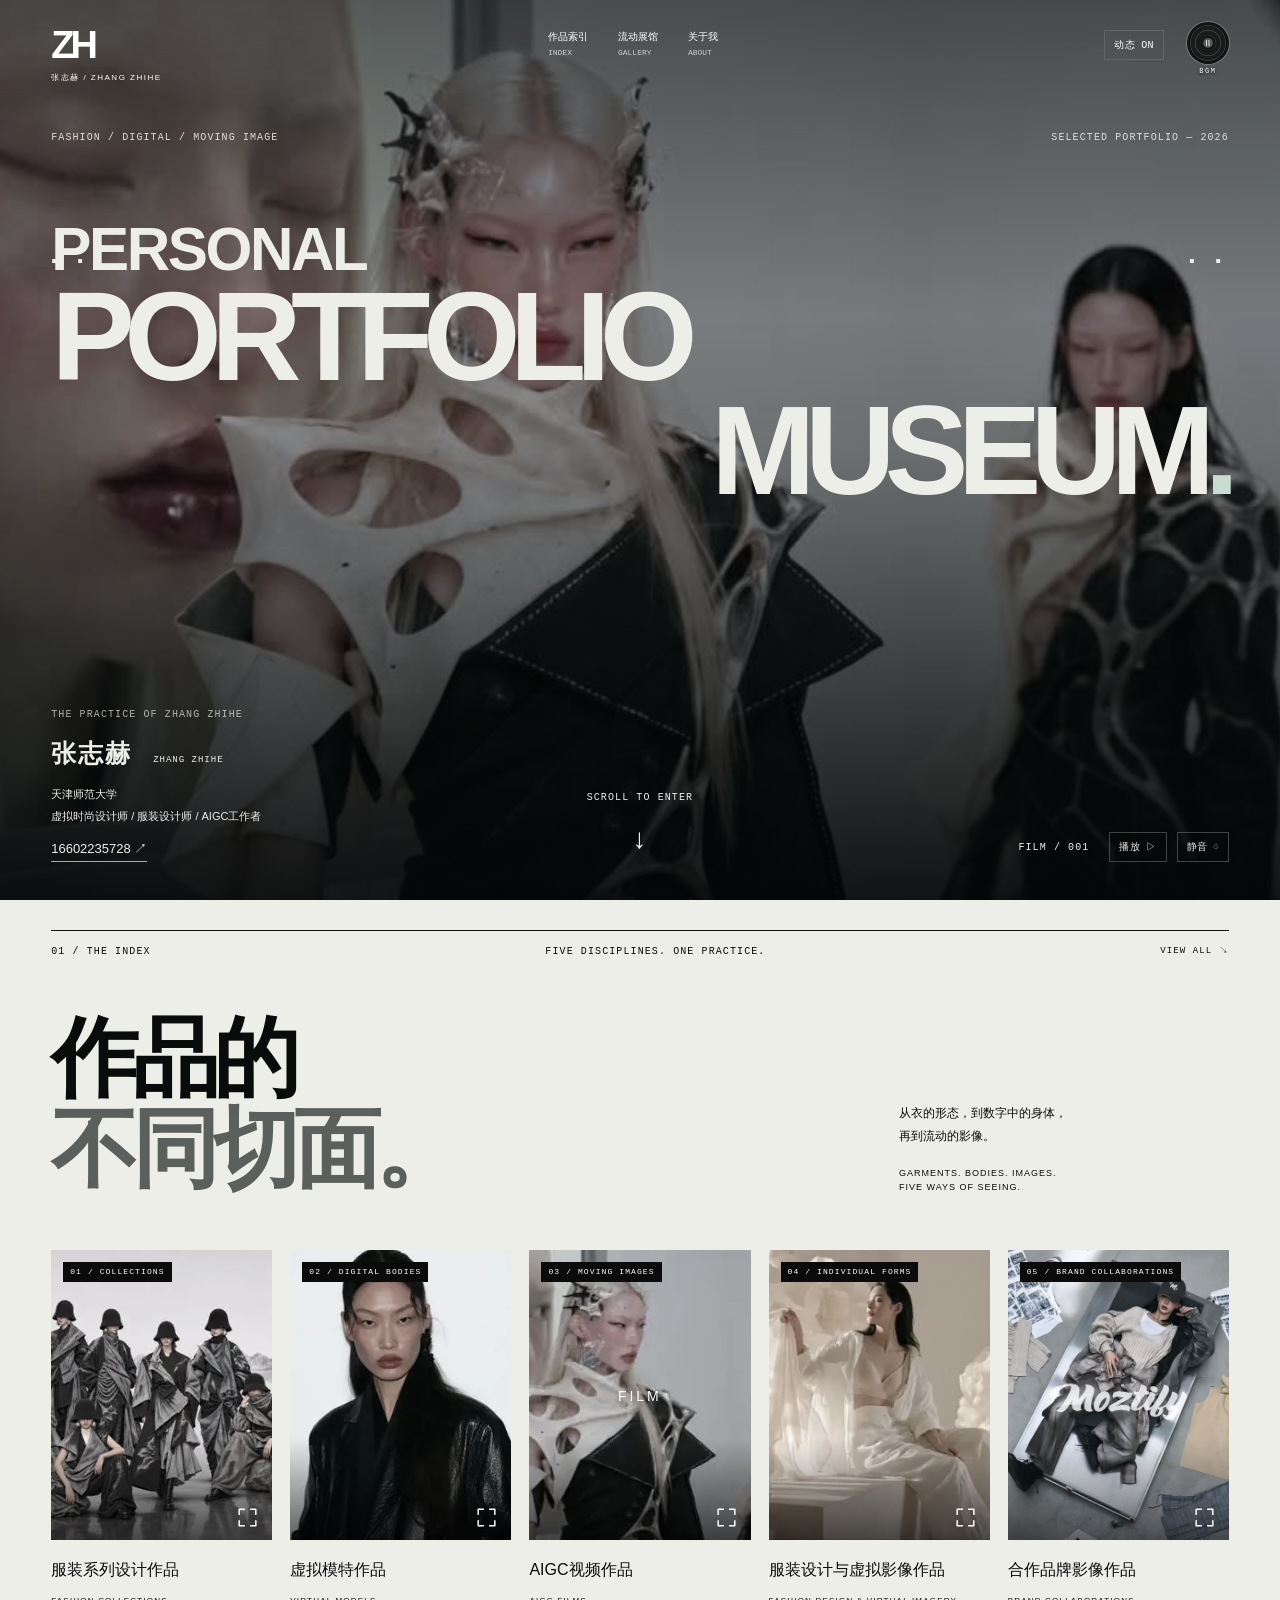
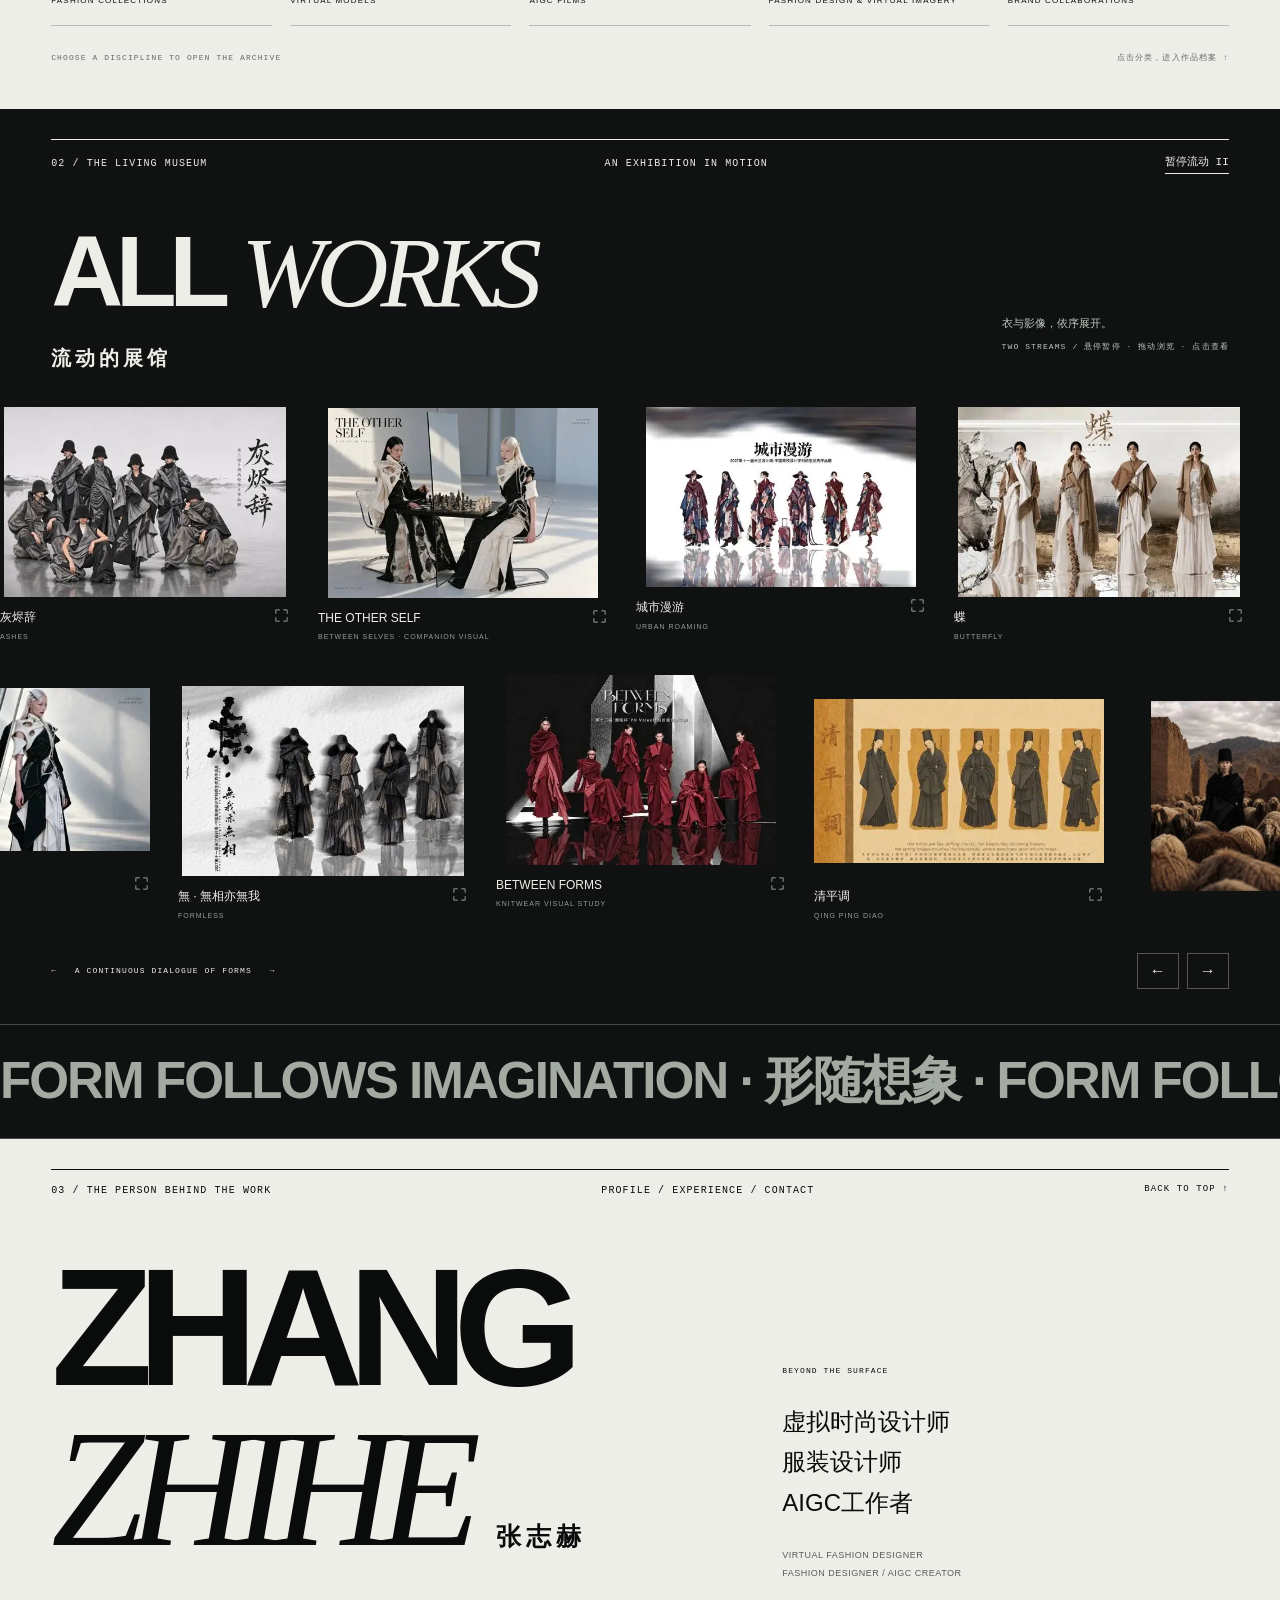
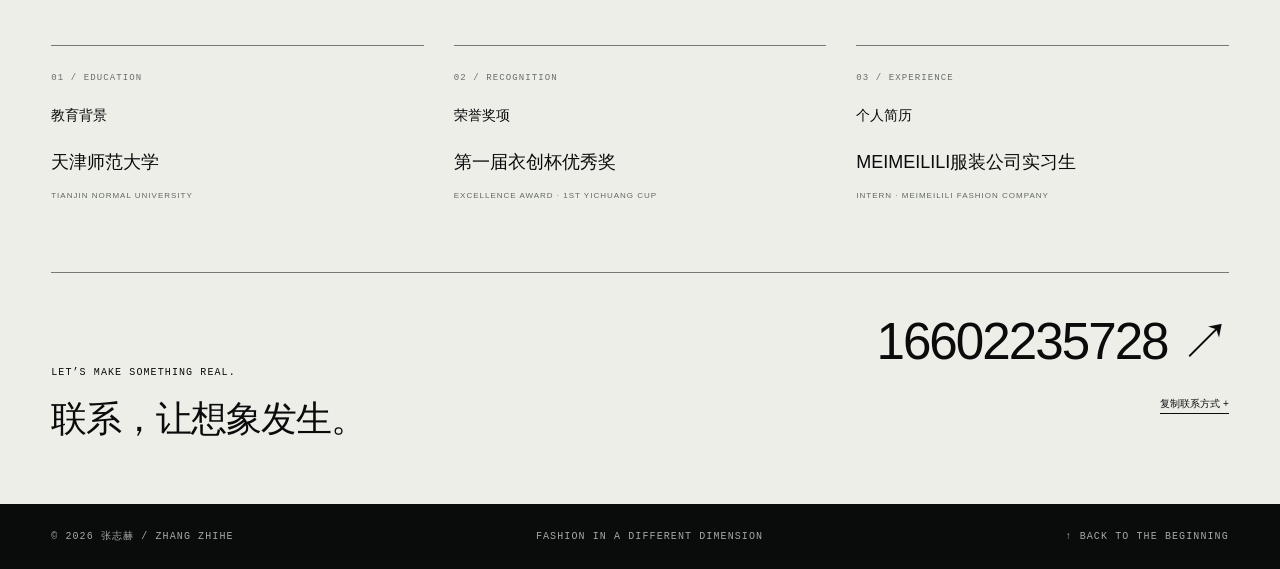
<file: index.template.html>
<!doctype html><html lang="zh-CN"><head><meta charset="utf-8"><meta name="viewport" content="width=device-width,initial-scale=1"><meta name="description" content="张志赫｜天津师范大学。虚拟时尚设计师、服装设计师、AIGC工作者。服装、虚拟模特与动态影像作品集。"><title>张志赫 ZHANG ZHIHE — PERSONAL PORTFOLIO MUSEUM</title><link rel="stylesheet" href="style.css?v=20"></head><body><audio id="background-music" data-src="assets/background-music-mobile.mp3" loop preload="none"></audio><button id="music-toggle" class="music-control" aria-label="背景音乐：点击播放" aria-pressed="false" title="背景音乐：点击播放"><span class="record-disc" aria-hidden="true"><i></i></span><span class="music-state" aria-hidden="true">▷</span><span class="music-label" aria-hidden="true">BGM</span></button>
<a class="skip" href="#collections">跳至作品分类</a><div class="grain" aria-hidden="true"></div><div class="cursor" aria-hidden="true"><span></span><small>EXPLORE</small></div><div class="cursor-echo" aria-hidden="true"></div><div class="cursor-preview" aria-hidden="true"><img alt=""></div><div class="reading-progress" aria-hidden="true"></div>
<header><a class="wordmark" href="#home">ZH<span>张志赫 / ZHANG ZHIHE</span></a><nav aria-label="主要导航"><a href="#collections">作品索引 <i>INDEX</i></a><a href="#museum">流动展馆 <i>GALLERY</i></a><a href="#about">关于我 <i>ABOUT</i></a></nav><button id="motion" class="tiny" aria-pressed="false">动态 ON</button></header>
<main><section id="home" class="hero"><img class="hero-cover" src="assets/hero-cover.jpg" alt="" fetchpriority="high" aria-hidden="true"><video id="hero-video" data-src="assets/hero-30fps-v20.mp4" autoplay muted loop playsinline webkit-playsinline preload="metadata" poster="assets/hero-cover.jpg" aria-label="BETWEEN SELVES 动态视觉"></video><div class="hero-shade"></div><div class="hero-top mono"><span>FASHION / DIGITAL / MOVING IMAGE</span><span>SELECTED PORTFOLIO — 2026</span></div><div class="register r1" aria-hidden="true">▪ ▪</div><div class="register r2" aria-hidden="true">▪ ▪</div><h1 class="museum-title"><span class="personal-title">PERSONAL</span><span>PORTFOLIO</span><span>MUSEUM<span class="title-dot">.</span></span></h1><div class="hero-bottom"><div class="hero-bio"><p class="mono eyebrow">THE PRACTICE OF ZHANG ZHIHE</p><h2>张志赫 <span>ZHANG ZHIHE</span></h2><p>天津师范大学</p><p>虚拟时尚设计师 / 服装设计师 / AIGC工作者</p><a href="tel:16602235728">16602235728 ↗︎</a></div><a class="scroll-cue mono" href="#collections"><span>SCROLL TO ENTER</span><b>↓</b></a><div class="film-controls"><span class="mono">FILM / 001</span><button id="play" class="tiny">播放 ▷</button><button id="sound" class="tiny" aria-pressed="false">静音 ◌</button></div></div></section>
<section id="collections" class="collections"><div class="section-meta mono"><span>01 / THE INDEX</span><span>FIVE DISCIPLINES. ONE PRACTICE.</span><a href="#museum">VIEW ALL ↘</a></div><div class="index-heading"><h2>作品的<br><em>不同切面。</em></h2><p>从衣的形态，到数字中的身体，<br>再到流动的影像。<span>GARMENTS. BODIES. IMAGES.<br>FIVE WAYS OF SEEING.</span></p></div><div class="category-grid"><button class="category" data-cat="series"><div class="category-img"><img src="data:image/svg+xml,%3Csvg xmlns='http://www.w3.org/2000/svg' width='1' height='1'/%3E" data-src="assets/thumbs/ashes.webp" alt="服装系列设计：灰烬辞" loading="lazy"><span class="category-no mono">01 / COLLECTIONS</span><span class="category-arrow" aria-hidden="true"><svg viewBox="0 0 24 24"><path d="M9 4H4v5m11-5h5v5M4 15v5h5m11-5v5h-5"/></svg></span></div><div class="category-label"><h3>服装系列设计作品</h3><span>FASHION COLLECTIONS</span></div></button><button class="category" data-cat="models"><div class="category-img"><img src="data:image/svg+xml,%3Csvg xmlns='http://www.w3.org/2000/svg' width='1' height='1'/%3E" data-src="assets/thumbs/virtual-model-01.webp" alt="虚拟模特作品" loading="lazy"><span class="category-no mono">02 / DIGITAL BODIES</span><span class="category-arrow" aria-hidden="true"><svg viewBox="0 0 24 24"><path d="M9 4H4v5m11-5h5v5M4 15v5h5m11-5v5h-5"/></svg></span></div><div class="category-label"><h3>虚拟模特作品</h3><span>VIRTUAL MODELS</span></div></button><button class="category" data-cat="films"><div class="category-img"><img src="data:image/svg+xml,%3Csvg xmlns='http://www.w3.org/2000/svg' width='1' height='1'/%3E" data-src="assets/thumbs/film-poster.webp" alt="AIGC视频作品片段" loading="lazy"><span class="category-no mono">03 / MOVING IMAGES</span><span class="play-symbol film-wordmark">FILM</span><span class="category-arrow" aria-hidden="true"><svg viewBox="0 0 24 24"><path d="M9 4H4v5m11-5h5v5M4 15v5h5m11-5v5h-5"/></svg></span></div><div class="category-label"><h3>AIGC视频作品</h3><span>AIGC FILMS</span></div></button><button class="category" data-cat="garments"><div class="category-img"><img src="data:image/svg+xml,%3Csvg xmlns='http://www.w3.org/2000/svg' width='1' height='1'/%3E" data-src="assets/thumbs/fashion-image-01.webp" alt="服装设计与虚拟影像作品" loading="lazy"><span class="category-no mono">04 / INDIVIDUAL FORMS</span><span class="category-arrow" aria-hidden="true"><svg viewBox="0 0 24 24"><path d="M9 4H4v5m11-5h5v5M4 15v5h5m11-5v5h-5"/></svg></span></div><div class="category-label"><h3>服装设计与虚拟影像作品</h3><span>FASHION DESIGN &amp; VIRTUAL IMAGERY</span></div></button><button class="category" data-cat="brands"><div class="category-img"><img src="data:image/svg+xml,%3Csvg xmlns='http://www.w3.org/2000/svg' width='1' height='1'/%3E" data-src="assets/thumbs/brand-image-01.webp" alt="合作品牌影像作品" loading="lazy"><span class="category-no mono">05 / BRAND COLLABORATIONS</span><span class="category-arrow" aria-hidden="true"><svg viewBox="0 0 24 24"><path d="M9 4H4v5m11-5h5v5M4 15v5h5m11-5v5h-5"/></svg></span></div><div class="category-label"><h3>合作品牌影像作品</h3><span>BRAND COLLABORATIONS</span></div></button></div><div class="index-footer mono"><span>CHOOSE A DISCIPLINE TO OPEN THE ARCHIVE</span><span>点击分类，进入作品档案 ↑</span></div></section>
<section id="museum" class="museum"><div class="section-meta mono"><span>02 / THE LIVING MUSEUM</span><span>AN EXHIBITION IN MOTION</span><button id="gallery-pause" class="text-button" aria-pressed="false">暂停流动 II</button></div><div class="museum-heading"><h2>ALL <em>WORKS</em><span>流动的展馆</span></h2><p>衣与影像，依序展开。<br><span class="mono">TWO STREAMS / 悬停暂停 · 拖动浏览 · 点击查看</span></p></div><div class="gallery-window" tabindex="0" aria-label="全部作品流动展馆，可横向滚动或使用下方按钮"><div id="gallery-track" class="gallery-track"></div></div><div class="gallery-footer"><span class="mono">← &nbsp; A CONTINUOUS DIALOGUE OF FORMS &nbsp; →</span><div><button id="previous" aria-label="上一件作品">←</button><button id="next" aria-label="下一件作品">→</button></div></div><div class="type-stream" aria-hidden="true"><div>FORM FOLLOWS IMAGINATION · 形随想象 · FORM FOLLOWS IMAGINATION · 形随想象 · </div></div></section>
<section id="about" class="about"><div class="section-meta mono"><span>03 / THE PERSON BEHIND THE WORK</span><span>PROFILE / EXPERIENCE / CONTACT</span><a href="#home">BACK TO TOP ↑</a></div><div class="about-heading"><h2>ZHANG<br><em>ZHIHE</em><span>张志赫</span></h2><div class="about-intro"><span class="mono">BEYOND THE SURFACE</span><p>虚拟时尚设计师<br>服装设计师<br>AIGC工作者</p><small>VIRTUAL FASHION DESIGNER<br>FASHION DESIGNER / AIGC CREATOR</small></div></div><div class="profile-grid"><div><span class="mono">01 / EDUCATION</span><h3>教育背景</h3><p>天津师范大学</p><small>TIANJIN NORMAL UNIVERSITY</small></div><div><span class="mono">02 / RECOGNITION</span><h3>荣誉奖项</h3><p>第一届衣创杯优秀奖</p><small>EXCELLENCE AWARD · 1ST YICHUANG CUP</small></div><div><span class="mono">03 / EXPERIENCE</span><h3>个人简历</h3><p>MEIMEILILI服装公司实习生</p><small>INTERN · MEIMEILILI FASHION COMPANY</small></div></div><div class="contact-line"><div><span class="mono">LET’S MAKE SOMETHING REAL.</span><h3>联系，让想象发生。</h3></div><div class="phone"><a href="tel:16602235728">16602235728 ↗︎</a><button id="copy-phone" class="text-button">复制联系方式 +</button><span id="copy-status" aria-live="polite"></span></div></div></section></main>
<footer class="mono"><span>© 2026 张志赫 / ZHANG ZHIHE</span><span>FASHION IN A DIFFERENT DIMENSION</span><a href="#home">↑ BACK TO THE BEGINNING</a></footer>
<dialog id="archive" class="archive" aria-labelledby="archive-title"><div class="archive-header"><a href="#collections" id="back-index">← 返回分类 / BACK TO INDEX</a><span class="mono">SELECTED ARCHIVE</span><button id="close-archive" aria-label="关闭分类">×</button></div><div class="archive-body"><span id="archive-kicker" class="mono"></span><h2 id="archive-title"></h2><p id="archive-note"></p><div id="archive-controls" class="archive-controls" hidden><span class="mono">左列 ↓ · 右列 ↑ &nbsp; / &nbsp; 悬停暂停 · 拖动浏览 · 点击放大</span><button id="archive-pause" class="text-button" aria-pressed="false">暂停流动 II</button></div><div id="archive-grid"></div></div></dialog>
<dialog id="artwork" class="artwork" aria-labelledby="artwork-title"><div class="artwork-bar"><span class="mono">VIEW IMAGE</span><button id="image-size" class="text-button" hidden>原尺寸 ↗︎</button><button id="close-artwork" aria-label="关闭作品">×</button></div><div id="artwork-body"></div></dialog>
<script defer src="script.js?v=20"></script></body></html>
</file>
<file: style.css>
:root{--black:#0a0b0b;--white:#eeeee9;--line:#343635;--dim:#979d99;--acid:#d4e1d5}*{box-sizing:border-box}html{scroll-behavior:smooth;scroll-padding-top:70px}body{margin:0;background:var(--black);color:var(--white);font-family:Arial,'Helvetica Neue','PingFang SC','Microsoft YaHei',sans-serif;overflow-x:hidden}button,a{-webkit-tap-highlight-color:transparent}a{color:inherit;text-decoration:none}button{font:inherit;color:inherit;background:none;border:0;cursor:pointer}a:focus-visible,button:focus-visible,[tabindex]:focus-visible{outline:2px solid var(--acid);outline-offset:5px}button:disabled{opacity:.4;cursor:default}.mono{font:10px/1.5 'Courier New',monospace;letter-spacing:1.1px}.tiny{font:10px monospace;letter-spacing:.3px;padding:7px 9px;border:1px solid #7778;white-space:nowrap}.tiny:hover{background:var(--white);color:#111}.text-button{font-size:11px;padding:0;border-bottom:1px solid currentColor;line-height:1.8}.grain{position:fixed;inset:0;z-index:80;pointer-events:none;opacity:.035;background-image:url("data:image/svg+xml,%3Csvg viewBox='0 0 160 160' xmlns='http://www.w3.org/2000/svg'%3E%3Cfilter id='n'%3E%3CfeTurbulence type='fractalNoise' baseFrequency='.85' numOctaves='3' stitchTiles='stitch'/%3E%3C/filter%3E%3Cpath fill='white' filter='url(%23n)' d='M0 0h160v160H0z'/%3E%3C/svg%3E")}.reading-progress{height:2px;background:var(--white);width:0;position:fixed;top:0;left:0;z-index:100}.cursor,.cursor-echo{position:fixed;left:0;top:0;pointer-events:none;z-index:150;opacity:0;mix-blend-mode:difference;will-change:transform}.cursor{width:32px;height:32px;border:1px solid white;border-radius:50%;display:grid;place-items:center}.cursor span{width:4px;height:4px;background:white}.cursor small{position:absolute;top:37px;font:8px monospace;letter-spacing:2px;color:white}.cursor-echo{width:68px;height:68px;border:1px solid #aaa;border-radius:50%}.cursor.hovering{width:70px;height:70px;background:#fff2}.skip{position:fixed;top:-70px;left:10px;z-index:200;background:white;color:black;padding:10px}.skip:focus{top:10px}header{position:absolute;z-index:20;top:0;left:0;width:100%;display:flex;justify-content:space-between;align-items:start;padding:30px 4%;color:white}.wordmark{font-size:38px;line-height:.8;letter-spacing:-4px;font-weight:900}.wordmark span{display:block;font:8px Arial;letter-spacing:1.5px;margin-top:12px}nav{display:flex;gap:30px;font-size:10px}nav a{display:flex;flex-direction:column;gap:4px}nav i{font:8px monospace;color:#cecece}nav a:hover{opacity:.6}.hero{height:max(760px,100svh);max-height:1250px;position:relative;isolation:isolate;overflow:hidden}.hero>video,.hero-shade{position:absolute;inset:0;width:100%;height:100%;object-fit:cover;z-index:-2}.hero>video{filter:brightness(.72) saturate(.65)}.hero-shade{z-index:-1;background:linear-gradient(180deg,#03060666,transparent 35%,#01070715 50%,#020606dd)}.hero-top{position:absolute;top:130px;left:4%;right:4%;display:flex;justify-content:space-between;color:#ddd}.register{position:absolute;top:28%;font-size:16px;letter-spacing:8px}.r1{left:4%}.r2{right:4%}h1{position:absolute;left:4%;right:4%;top:31%;margin:0;font-size:clamp(80px,11.6vw,190px);font-weight:600;line-height:.84;letter-spacing:-.085em;display:flex;flex-direction:column;pointer-events:none}h1>span:last-child{align-self:end}.title-dot{color:#c8ddd1}.hero-bottom{position:absolute;left:4%;right:4%;bottom:38px;display:flex;justify-content:space-between;align-items:end;gap:25px}.eyebrow{opacity:.7;margin:0 0 15px}.hero-bio h2{font-size:25px;margin:0 0 15px;letter-spacing:2px}.hero-bio h2 span{font:9px monospace;margin-left:12px;letter-spacing:1px}.hero-bio p:not(.eyebrow){font-size:11px;line-height:1.7;margin:4px 0}.hero-bio>a{display:inline-block;margin-top:10px;font-size:13px;border-bottom:1px solid #aaa;padding-bottom:3px}.scroll-cue{text-align:center;display:flex;flex-direction:column;gap:15px}.scroll-cue b{font-size:28px;font-weight:normal;animation:bob 2s infinite}.film-controls{display:flex;align-items:center;gap:10px}.film-controls>span{margin-right:10px}.section-meta{border-top:1px solid;display:flex;justify-content:space-between;gap:15px;padding:13px 0;align-items:center}.section-meta>a{font-size:9px}.collections{padding:30px 4% 45px;background:var(--white);color:var(--black)}.index-heading{display:flex;justify-content:space-between;align-items:end;margin:40px 0 55px}.index-heading h2{font-size:clamp(48px,6.8vw,108px);font-weight:600;line-height:1.05;letter-spacing:-6px;margin:0}.index-heading h2 em{font-style:normal;color:#5b605d}.index-heading p{font-size:12px;line-height:1.9;margin:0;width:28%}.index-heading p span{display:block;font-size:9px;margin-top:18px;line-height:1.6;letter-spacing:1px}.category-grid{display:grid;grid-template-columns:repeat(4,1fr);gap:18px}.category{padding:0;text-align:left;min-width:0}.category-img{height:310px;position:relative;overflow:hidden;background:#333}.category-img:after{content:'';position:absolute;inset:0;background:linear-gradient(transparent 65%,#0009);pointer-events:none}.category-img img{height:100%;width:100%;object-fit:cover;filter:grayscale(.5);transition:filter .6s,transform .8s}.category:nth-child(1) img{object-position:41%}.category:nth-child(2) img{object-position:72%}.category:nth-child(4) img{object-position:57%}.category:hover img{filter:grayscale(0);transform:scale(1.06)}.category-no{position:absolute;left:12px;top:12px;background:#0b0b0b;color:white;padding:4px 7px;font-size:8px;z-index:1}.category-arrow{position:absolute;right:12px;bottom:10px;color:white;z-index:1;font-size:30px}.play-symbol{position:absolute;top:45%;left:40%;color:white;font-size:50px}.category-label{padding-top:18px;border-bottom:1px solid #b7bbb6;padding-bottom:18px}.category-label h3{font-size:17px;font-weight:500;margin:0 0 8px}.category-label>span{font-size:8px;letter-spacing:1.2px}.index-footer{display:flex;justify-content:space-between;padding-top:26px;font-size:8px;color:#646a65}.museum{padding:30px 0 0;background:#101211;overflow:hidden}.museum>.section-meta,.museum-heading,.gallery-footer{margin-left:4%;margin-right:4%}.museum-heading{display:flex;justify-content:space-between;align-items:end;margin-top:45px;margin-bottom:15px}.museum-heading h2{font-size:clamp(65px,11vw,170px);line-height:.84;letter-spacing:-.075em;font-weight:600;margin:0}.museum-heading h2 em{font:italic 1em Georgia,serif;letter-spacing:-.08em;font-weight:400}.museum-heading h2>span{display:block;font-size:20px;letter-spacing:4px;margin-top:20px}.museum-heading p{font-size:11px;line-height:2;color:#c1c7c0}.museum-heading p .mono{font-size:8px}.gallery-window{overflow-x:auto;scrollbar-width:none;cursor:grab;touch-action:pan-x pan-y;padding:35px 4% 15px}.gallery-window::-webkit-scrollbar{display:none}.gallery-window.dragging{cursor:grabbing}.gallery-track{display:flex;align-items:center;gap:55px;width:max-content;min-height:460px}.exhibit{flex-shrink:0;width:440px;margin:0;padding:0;text-align:left}.exhibit:nth-child(3n+2){width:340px;align-self:start;margin-top:45px}.exhibit:nth-child(3n){width:470px;align-self:end;margin-bottom:12px}.exhibit img{display:block;width:100%;height:300px;object-fit:contain;background:#090a09;transition:filter .7s,transform .6s;filter:saturate(.65)}.exhibit:hover img{filter:saturate(1);transform:translateY(-7px)}.exhibit:nth-child(3n+2) img{height:280px;object-fit:cover}.exhibit figcaption{padding:15px 0;display:flex;justify-content:space-between;gap:20px}.exhibit figcaption strong{font-size:14px;font-weight:400}.exhibit figcaption small{display:block;font-size:8px;letter-spacing:1px;color:var(--dim);margin-top:7px}.exhibit figcaption>span{font:10px monospace;color:var(--dim)}.gallery-footer{display:flex;align-items:center;justify-content:space-between;padding:10px 0 35px}.gallery-footer .mono{font-size:8px}.gallery-footer button{width:42px;height:36px;border:1px solid #555;margin-left:8px}.gallery-footer button:hover{background:white;color:black}.type-stream{border-top:1px solid #454a45;border-bottom:1px solid #454a45;padding:22px 0;overflow:hidden;font-size:clamp(28px,4vw,60px);font-weight:600;letter-spacing:-2px;color:#a2aaa2;white-space:nowrap}.type-stream>div{width:max-content;animation:stream 32s linear infinite}.about{background:var(--white);color:var(--black);padding:30px 4% 60px}.about-heading{display:grid;grid-template-columns:1.4fr 1fr;align-items:end;margin:50px 0 60px;gap:9%}.about-heading h2{font-size:clamp(90px,13vw,210px);letter-spacing:-.09em;line-height:.8;font-weight:600;margin:0;position:relative}.about-heading h2 em{font:italic 1em Georgia;font-weight:400;letter-spacing:-.09em}.about-heading h2>span{display:inline-block;font-size:25px;letter-spacing:5px;margin-left:30px}.about-intro{padding-bottom:4px}.about-intro .mono{font-size:8px}.about-intro p{font-size:24px;line-height:1.7;margin:25px 0 20px}.about-intro small{font-size:9px;line-height:1.6;color:#565d56;letter-spacing:.5px}.profile-grid{display:grid;grid-template-columns:repeat(3,1fr);gap:30px}.profile-grid>div{border-top:1px solid #777;padding:20px 0}.profile-grid .mono{color:#676e68;font-size:9px}.profile-grid h3{font-weight:400;font-size:14px;margin:22px 0 25px}.profile-grid p{font-size:18px;margin:0 0 10px}.profile-grid small{font-size:8px;letter-spacing:1px;color:#606860}.contact-line{border-top:1px solid #777;margin-top:50px;padding-top:35px;display:flex;justify-content:space-between;align-items:end;gap:30px}.contact-line h3{font-size:36px;letter-spacing:-1px;font-weight:400;margin:15px 0 0}.phone{display:flex;flex-direction:column;align-items:end;gap:18px}.phone>a{font-size:clamp(25px,4vw,60px);letter-spacing:-2px}.phone .text-button{font-size:10px}.phone>span{font-size:10px;min-height:12px}footer{padding:25px 4%;display:flex;justify-content:space-between;gap:20px;font-size:8px;color:#a3aaa3}.archive{position:fixed;inset:0;width:100%;height:100dvh;max-width:none;max-height:none;margin:0;border:0;background:var(--white);color:var(--black);padding:0;overflow:auto}.archive::backdrop,.artwork::backdrop{background:#000e}.archive-header{position:sticky;top:0;z-index:5;background:var(--white);border-bottom:1px solid #bbb;padding:18px 4%;display:flex;justify-content:space-between;align-items:center;gap:15px}.archive-header a{font-size:10px}.archive-header button,.artwork-bar button{font-size:29px;width:40px;height:35px;line-height:1}.archive-body{padding:40px 4% 80px}.archive-body>h2{font-size:clamp(40px,7vw,100px);font-weight:500;letter-spacing:-4px;margin:20px 0}.archive-body>p{font-size:12px;line-height:1.8;color:#5d655e;margin-bottom:40px}.archive-body>p:empty{display:none}#archive-grid{display:grid;grid-template-columns:1fr 1fr;gap:45px 30px}.archive-item{padding:0;text-align:left;min-width:0}.archive-item .archive-image{position:relative;overflow:hidden;background:#d6dad4}.archive-item img{width:100%;height:auto;display:block;transition:transform .7s}.archive-item:hover img{transform:scale(1.03)}.archive-item.garment .archive-image{height:470px}.archive-item.garment img{height:100%;object-fit:cover}.archive-item.model .archive-image{height:430px}.archive-item.model img{height:100%;object-fit:cover;object-position:70%}.archive-item h3{font-size:21px;font-weight:500;margin:15px 0 6px}.archive-item p{font-size:10px;color:#656b65;margin:0}.archive-image>span{position:absolute;bottom:15px;right:15px;background:white;color:black;width:35px;height:35px;display:grid;place-items:center;font-size:22px}.artwork{width:min(1100px,94vw);max-height:94dvh;background:var(--black);color:var(--white);border:1px solid #555;padding:0}.artwork-bar{display:flex;justify-content:space-between;align-items:center;padding:10px 20px;position:sticky;top:0;background:#0a0b0be8;z-index:3;backdrop-filter:blur(10px)}.artwork img,.artwork video{width:100%;height:auto;display:block}.artwork-text{padding:25px 28px 40px}.artwork-text h2{font-size:34px;font-weight:500;letter-spacing:-1px;margin:0 0 15px}.artwork-text p{font-size:12px;line-height:1.9;color:#aab2aa;max-width:700px}.artwork-text a{font-size:11px;border-bottom:1px solid}.artwork-facts{display:flex;justify-content:space-between;margin:25px 0;font-size:10px}.motion-off *,.motion-off *:before,.motion-off *:after{animation-play-state:paused!important}.motion-off .cursor,.motion-off .cursor-echo{display:none}.motion-off{scroll-behavior:auto}@keyframes bob{50%{transform:translateY(7px)}}@keyframes stream{to{transform:translateX(-50%)}}@media(min-width:1700px){.category-img{height:410px}}@media(max-width:1000px){.hero{height:900px;max-height:none}h1{top:34%}.film-controls{flex-wrap:wrap;width:160px;justify-content:end}.film-controls>span{width:100%;text-align:right;margin-right:0}.category-grid{grid-template-columns:1fr 1fr;gap:35px 20px}.category-img{height:330px}.about-heading h2>span{display:block;margin:20px 0 0}.about-intro p{font-size:21px}.profile-grid p{font-size:16px}.scroll-cue{display:none}.index-heading h2{letter-spacing:-3px}.hero-top{font-size:8px}}@media(max-width:600px){header{padding:22px 5%;align-items:start}.wordmark{font-size:30px}.wordmark span{font-size:6px;letter-spacing:.6px}nav{gap:13px;font-size:9px;margin-top:2px}nav i{display:none}header>.tiny{position:absolute;right:5%;top:65px;font-size:8px;padding:4px 6px}.hero{height:100svh;min-height:720px}.hero>video{object-position:55% center}.hero-top{top:110px;left:5%;right:5%;font-size:7px;letter-spacing:.4px;gap:20px}.hero-top>span:last-child{max-width:95px;text-align:right}.register{top:25%;font-size:11px}h1{font-size:15.1vw;top:34%;left:5%;right:5%;line-height:.92;letter-spacing:-.075em}h1>span:last-child{align-self:start}.hero-bottom{left:5%;right:5%;bottom:25px;gap:15px}.hero-bio h2{font-size:23px}.hero-bio h2 span{display:block;font-size:8px;margin:8px 0 0}.hero-bio p:not(.eyebrow){font-size:10px}.hero-bio .eyebrow{font-size:6px;letter-spacing:.5px}.hero-bio>a{font-size:13px}.film-controls{width:65px;gap:7px}.film-controls>span{font-size:7px}.film-controls .tiny{font-size:8px;padding:5px}.section-meta{font-size:7px;letter-spacing:.4px;gap:10px}.section-meta>span:nth-child(2){display:none}.collections{padding:25px 5% 30px}.index-heading{margin:25px 0 30px;display:block}.index-heading h2{font-size:54px;letter-spacing:-4px}.index-heading p{width:auto;margin:25px 0 0;font-size:11px}.index-heading p span{font-size:8px;margin-top:10px}.category-grid{gap:28px 12px}.category-img{height:220px}.category-no{left:6px;top:6px;padding:4px;font-size:6px;letter-spacing:0}.category-arrow{font-size:24px}.category-label{padding:12px 0}.category-label h3{font-size:13px;line-height:1.5}.category-label>span{font-size:6px;letter-spacing:.5px}.index-footer{font-size:6px;letter-spacing:0;gap:20px}.index-footer>span:first-child{max-width:140px}.museum{padding-top:25px}.museum>.section-meta,.museum-heading,.gallery-footer{margin-left:5%;margin-right:5%}.museum-heading{display:block;margin-top:35px}.museum-heading h2{font-size:70px}.museum-heading h2>span{font-size:16px;margin-top:16px}.museum-heading p{margin-top:25px;font-size:10px}.gallery-window{padding-top:12px}.gallery-track{min-height:370px;gap:30px}.exhibit{width:300px}.exhibit:nth-child(3n+2){width:250px;margin-top:25px}.exhibit:nth-child(3n){width:310px}.exhibit img{height:230px}.exhibit:nth-child(3n+2) img{height:230px}.exhibit figcaption strong{font-size:13px}.gallery-footer .mono{font-size:6px;max-width:190px}.gallery-footer button{width:35px}.type-stream{font-size:34px;padding:18px 0}.about{padding:25px 5% 35px}.about-heading{display:block;margin:30px 0 35px}.about-heading h2{font-size:100px;line-height:.8}.about-heading h2>span{font-size:21px;display:inline-block;margin-left:24px;letter-spacing:3px}.about-intro{margin-top:40px;display:grid;grid-template-columns:1fr 1fr;gap:20px;align-items:start}.about-intro>.mono{grid-column:1/-1}.about-intro p{font-size:17px;margin:0;line-height:1.8}.about-intro small{font-size:7px;line-height:1.8}.profile-grid{grid-template-columns:1fr;gap:15px}.profile-grid>div{padding:18px 0 10px}.profile-grid h3{margin:12px 0 15px}.profile-grid p{font-size:18px}.contact-line{display:block;margin-top:25px}.contact-line h3{font-size:27px}.contact-line .mono{font-size:8px}.phone{align-items:start;margin-top:30px;gap:15px}.phone>a{font-size:38px}footer{padding:20px 5%;font-size:6px;letter-spacing:.1px;flex-wrap:wrap}footer>span:nth-child(2){display:none}.archive-header{padding:12px 5%}.archive-header .mono{display:none}.archive-body{padding:30px 5% 60px}.archive-body>h2{font-size:40px;letter-spacing:-2px}.archive-body>p{font-size:10px}#archive-grid{grid-template-columns:1fr;gap:30px}.archive-item.garment .archive-image,.archive-item.model .archive-image{height:420px}.artwork-text{padding:20px}.artwork-text h2{font-size:28px}.cursor,.cursor-echo{display:none}}@media(hover:none){.cursor,.cursor-echo{display:none}}@media(prefers-reduced-motion:reduce){html{scroll-behavior:auto}*,*:before,*:after{animation:none!important;transition:none!important}.cursor,.cursor-echo{display:none}}

.cursor-preview{position:fixed;top:0;left:0;width:150px;height:100px;padding:5px;background:#eeeee9;pointer-events:none;z-index:140;opacity:0;transition:opacity .25s;box-shadow:0 15px 30px #0005;will-change:transform}.cursor-preview.visible{opacity:.85}.cursor-preview img{width:100%;height:100%;object-fit:cover}.motion-off .cursor-preview{display:none}@media(hover:none),(max-width:600px),(prefers-reduced-motion:reduce){.cursor-preview{display:none}}

/* Expanded archive and museum title */
h1.museum-title{top:25%;font-size:clamp(70px,9.8vw,156px);line-height:.83;gap:.08em}h1.museum-title .personal-title{font-size:.48em;letter-spacing:-.04em}h1.museum-title>span:nth-child(2){align-self:start}h1.museum-title>span:last-child{align-self:end}.archive-item.garment .archive-image{height:auto;background:#e3e5df}.archive-item.garment img{height:530px;object-fit:contain;object-position:center!important}.exhibit.individual,.exhibit.individual:nth-child(n){width:265px;align-self:center;margin-top:0;margin-bottom:0}.exhibit.individual img,.exhibit.individual:nth-child(n) img{height:350px;object-fit:contain}.exhibit.individual figcaption strong{font-size:13px}.category:nth-child(4) img{object-position:center 40%}@media(max-width:600px){h1.museum-title{top:29%;font-size:15.5vw;gap:.12em}.archive-item.garment img{height:460px}.exhibit.individual,.exhibit.individual:nth-child(n){width:220px}.exhibit.individual img,.exhibit.individual:nth-child(n) img{height:300px}}

/* Native-ratio, caption-free image archives */
.sr-only{position:absolute;width:1px;height:1px;padding:0;overflow:hidden;clip-path:inset(50%);white-space:nowrap}.archive-item.image-only .archive-image{height:auto;background:transparent}.archive-item.image-only img{width:100%;height:auto;object-fit:contain}.archive-item.image-only:hover img{transform:none}.image-viewer{width:fit-content;max-width:96vw;max-height:96dvh}.image-viewer .artwork-bar{gap:28px;padding:8px 14px}.image-viewer .artwork-bar>.mono{visibility:hidden}.artwork-bar #image-size{font-size:11px;width:auto;height:auto;line-height:1.8}.image-stage{overflow:auto;max-width:94vw;max-height:calc(94dvh - 55px);display:flex;align-items:start;justify-content:center}.image-viewer .image-stage img{width:auto;height:auto;max-width:94vw;max-height:calc(94dvh - 55px);object-fit:contain}.image-viewer.actual-size{width:96vw}.image-viewer.actual-size .image-stage{display:block}.image-viewer.actual-size .image-stage img{max-width:none;max-height:none;width:auto;height:auto}.exhibit.individual img{background:transparent}.category-label h3{line-height:1.45}.category:nth-child(2) img{object-position:center 25%}@media(max-width:600px){.category-label h3{font-size:12px}.category-label>span{font-size:5.5px}.image-viewer .artwork-bar{gap:12px}.image-viewer .artwork-bar>.mono{display:none}}

/* Two counterflow columns, small thumbnails, image-first interaction */
.flow-archive .archive-body{padding:24px 4% 20px;max-width:1100px;margin:auto}.flow-archive .archive-body>h2{font-size:clamp(28px,3.3vw,48px);letter-spacing:-1.8px;margin:12px 0 18px}.archive-controls{display:flex;justify-content:space-between;gap:18px;align-items:center;margin-bottom:18px;color:#505650}.archive-controls[hidden]{display:none}.archive-controls .mono{font-size:9px}.archive-controls button{white-space:nowrap;font-size:10px}#archive-grid.vertical-flow{display:grid;grid-template-columns:1fr 1fr;gap:38px;max-width:780px;margin:0 auto}.flow-lane{position:relative;overflow:hidden;cursor:grab}.flow-lane.dragging{cursor:grabbing;user-select:none}.vertical-lane{height:calc(100dvh - 250px);min-height:340px;max-height:820px;touch-action:pan-x;mask-image:linear-gradient(transparent,#000 5%,#000 95%,transparent)}.flow-track{display:flex;will-change:transform;gap:28px;width:max-content}.flow-group{display:flex;gap:28px;flex-shrink:0}.vertical-lane .flow-track,.vertical-lane .flow-group{flex-direction:column;gap:24px;width:100%}.vertical-flow .archive-item{width:100%;display:block}.vertical-flow .archive-image,.vertical-flow .image-only .archive-image{height:260px;background:#e3e5df}.vertical-flow .archive-item img,.vertical-flow .image-only img{width:100%;height:100%;object-fit:contain;transition:transform .35s}.vertical-flow .archive-item:hover img{transform:scale(1.035)}.vertical-flow .archive-image>span{width:27px;height:27px;right:9px;bottom:9px;font-size:17px}.vertical-flow .film-card .archive-image{height:190px;background:#151715}.vertical-flow .film-card img{object-fit:contain}.vertical-flow .archive-item h3{font-size:13px;margin:10px 0 4px}.vertical-flow .archive-item p{font-size:8px}.vertical-flow .archive-item:focus-visible{outline-color:#101411;outline-offset:-3px}.gallery-window{overflow:hidden;padding:25px 0 14px;cursor:auto}.horizontal-lane{height:290px;touch-action:pan-y;mask-image:linear-gradient(90deg,transparent,#000 3%,#000 97%,transparent)}.horizontal-lane+.horizontal-lane{margin-top:12px}.horizontal-lane .flow-group{align-items:center}.horizontal-lane .exhibit,.horizontal-lane .exhibit:nth-child(n){width:290px;align-self:center;margin:0;padding:0;flex-shrink:0}.horizontal-lane .exhibit.individual,.horizontal-lane .exhibit.individual:nth-child(n){width:190px}.horizontal-lane .exhibit img,.horizontal-lane .exhibit:nth-child(n) img{height:220px;object-fit:contain;background:transparent}.horizontal-lane .exhibit figcaption{padding:10px 0}.horizontal-lane .exhibit figcaption strong{font-size:12px}.horizontal-lane .exhibit figcaption small{font-size:7px}.row-1 .exhibit:nth-child(2n){transform:translateY(12px)}.row-0 .exhibit:nth-child(3n){transform:translateY(-10px)}.motion-off .flow-track{transform:none!important;will-change:auto}.motion-off .flow-lane{overflow:auto;mask-image:none}.motion-off .loop-copy,.motion-off [data-repeat]{display:none}.motion-off .vertical-lane{touch-action:pan-y}.motion-off .horizontal-lane{overflow-x:auto}.flow-archive .archive-header{z-index:6}
@media(max-width:600px){.flow-archive .archive-body{padding:22px 5% 15px}.flow-archive .archive-body>h2{font-size:27px;letter-spacing:-1px;line-height:1.35;margin:10px 0 15px}.archive-controls{gap:12px;margin-bottom:15px}.archive-controls .mono{font-size:7px;letter-spacing:0;max-width:205px;line-height:1.7}.archive-controls button{font-size:9px}#archive-grid.vertical-flow{grid-template-columns:1fr 1fr;gap:14px}.vertical-lane{height:calc(100dvh - 245px);min-height:300px}.vertical-flow .archive-image,.vertical-flow .image-only .archive-image{height:210px}.vertical-flow .film-card .archive-image{height:100px}.vertical-flow .archive-item h3{font-size:10px;line-height:1.5}.vertical-flow .archive-item p{font-size:6px}.horizontal-lane{height:235px}.horizontal-lane .exhibit,.horizontal-lane .exhibit:nth-child(n){width:230px}.horizontal-lane .exhibit.individual,.horizontal-lane .exhibit.individual:nth-child(n){width:145px}.horizontal-lane .exhibit img,.horizontal-lane .exhibit:nth-child(n) img{height:180px}.flow-track,.flow-group{gap:20px}.horizontal-lane .flow-track,.horizontal-lane .flow-group{gap:28px}.horizontal-lane .exhibit figcaption strong{font-size:10px}.horizontal-lane+.horizontal-lane{margin-top:7px}}

.museum-heading{margin-top:28px}.museum-heading h2{font-size:clamp(65px,7.8vw,125px)}.horizontal-lane{height:255px}.horizontal-lane .exhibit img,.horizontal-lane .exhibit:nth-child(n) img{height:190px}@media(max-width:600px){.museum-heading{margin-top:25px}.museum-heading h2{font-size:65px}.horizontal-lane{height:215px}.horizontal-lane .exhibit img,.horizontal-lane .exhibit:nth-child(n) img{height:165px}}

/* Intrinsic image proportions: the tile follows the image, without a mat. */
.vertical-lane .flow-group{align-items:center}.vertical-flow .archive-item.image-only{--thumb-height:260px;width:min(100%,calc(var(--thumb-height) * var(--image-ratio)));flex-shrink:0}.vertical-flow .archive-item.image-only .archive-image{height:auto;background:transparent;overflow:hidden}.vertical-flow .archive-item.image-only img{display:block;width:100%;height:auto;object-fit:initial;transform:none}.vertical-flow .archive-item.image-only:hover img{transform:none}.vertical-flow .archive-item.image-only:hover .archive-image>span{background:#111;color:#fff}.vertical-flow .archive-item.image-only .archive-image>span{transition:background .2s,color .2s}@media(max-width:600px){.vertical-flow .archive-item.image-only{--thumb-height:210px}}

#archive-grid:not(.vertical-flow) .film-card .archive-image{aspect-ratio:16/9}#archive-grid:not(.vertical-flow) .film-card img{width:100%;height:100%;object-fit:cover;object-position:center 40%}

/* Screen-fitting 16:9 playback for the latest film. */
.artwork.wide-video-viewer{width:min(1100px,94vw,calc((94dvh - 180px)*16/9));max-height:94dvh}.wide-video-viewer #detail-video{width:100%;height:auto;aspect-ratio:16/9;object-fit:contain;background:#000}.wide-video-viewer .artwork-text{padding:16px 22px 20px}.wide-video-viewer .artwork-text h2{font-size:24px;margin:0 0 8px}.wide-video-viewer .artwork-text>.mono,.wide-video-viewer .artwork-text>p{display:none}.wide-video-viewer .artwork-facts{margin:10px 0 12px}@media(max-width:600px){.artwork.wide-video-viewer{width:94vw}.wide-video-viewer .artwork-text{padding:12px 16px 16px}.wide-video-viewer .artwork-text h2{font-size:21px}}

/* Small record control, kept available in archive and artwork dialogs. */
header>.tiny{margin-right:65px}.music-control{position:fixed;right:4%;top:22px;z-index:110;width:42px;height:42px;padding:0;border-radius:50%;display:grid;place-items:center;color:#fff;background:#101312;box-shadow:0 0 0 1px #a2aaa277;isolation:isolate}.record-disc{position:absolute;inset:3px;border-radius:50%;background:repeating-radial-gradient(circle at center,#171b19 0 2px,#393e3b 2.5px 3px,#171b19 3.5px 5px);animation:record-spin 5s linear infinite;animation-play-state:paused}.record-disc i{position:absolute;inset:13px;background:#d6ddd5;border-radius:50%}.music-control.playing .record-disc{animation-play-state:running}.music-state{position:relative;z-index:1;font:9px Arial;color:#fff;background:#101312aa;border-radius:50%;width:17px;height:17px;display:grid;place-items:center}.music-label{position:absolute;top:46px;font:7px/1 monospace;letter-spacing:1.5px;left:0;right:0;text-align:center;text-shadow:0 1px 3px #000}.music-control:hover{box-shadow:0 0 0 2px #d6ddd5}.music-control.in-dialog,.archive-header .music-control,.artwork-bar .music-control{position:relative;top:auto;right:auto;flex-shrink:0;width:34px;height:34px;margin-left:auto;margin-right:12px;line-height:1}.music-control.in-dialog .music-label{display:none}.music-control.in-dialog .record-disc i{inset:10px}.music-control.in-dialog .music-state{font-size:8px}.archive-header .music-control{color:#fff}.artwork-bar .music-control{margin-left:auto}.artwork-bar:has(.music-control) #image-size{margin-left:0}@keyframes record-spin{to{transform:rotate(360deg)}}@media(max-width:600px){header>.tiny{margin-right:0;right:calc(5% + 52px);top:65px}.music-control{right:5%;top:58px;width:34px;height:34px}.music-control .record-disc i{inset:10px}.music-label{top:38px;font-size:6px}.archive-header .music-control,.artwork-bar .music-control{margin-right:2px;width:31px;height:31px}}


/* Reserve space before deferred archive pictures arrive. */
.archive-item img{aspect-ratio:auto 4/3}

/* A real cover stays visible until the browser is rendering video frames. */
.hero>.hero-cover{position:absolute;inset:0;width:100%;height:100%;object-fit:cover;object-position:55% center;z-index:-2;filter:brightness(.72) saturate(.65)}
.hero>video{opacity:0}.hero.video-ready>video{opacity:1}
@media(max-width:600px){.hero{height:100svh;min-height:620px}.hero-bottom{bottom:max(24px,env(safe-area-inset-bottom))}.grain{display:none}}

/* Keep the first screen steady while mobile browser chrome collapses. */
@media(max-width:760px){.hero{height:var(--hero-height,100svh);max-height:none;min-height:620px}}

/* Crisp, neutral line icons stay consistent on iOS and never become emoji. */
.work-open-icon{display:grid!important;place-items:center;border-radius:50%;background:rgba(245,245,239,.9)!important;color:#222!important;width:26px!important;height:26px!important;box-shadow:0 0 0 1px #2221;font-size:10px!important}
.work-open-icon svg,.inline-open-icon svg,.category-arrow svg{display:block;width:17px;height:17px;fill:none;stroke:currentColor;stroke-width:1.4;stroke-linecap:round;stroke-linejoin:round}
.work-open-icon.video-label{border-radius:2px;width:auto!important;min-width:34px;padding:0 6px;font-size:10px!important;letter-spacing:1px}
.inline-open-icon{display:inline-flex;vertical-align:middle;margin-left:5px}
.category-arrow svg{width:25px;height:25px}
.play-symbol.film-wordmark{font:14px/1 Arial,sans-serif;letter-spacing:3px;top:48%;left:40%}
.video-status{display:flex;align-items:center;justify-content:space-between;gap:12px;padding:10px 16px;background:#181b18;color:#cdd1ca;font-size:11px;line-height:1.6}
.video-status[hidden]{display:none}.video-status button{border-bottom:1px solid currentColor;white-space:nowrap;font-size:11px;padding:0 0 2px;color:#fff}


/* Avoid a full-screen SVG noise filter composited over every moving frame. */
.grain{display:none}

/* Native pointer and bounded gallery painting for desktop browsers. */
.cursor,.cursor-echo,.cursor-preview{display:none!important}
.reading-progress{width:100%;transform:scaleX(0);transform-origin:left}
.flow-lane{contain:layout paint}
@media(hover:hover) and (pointer:fine){.horizontal-lane{mask-image:none}.exhibit img{filter:none}.exhibit:hover img{transform:none}.type-stream>div{animation:none}}

/* Five disciplines retain generous two-column cards on phones. */
@media(min-width:1101px){.category-grid{grid-template-columns:repeat(5,minmax(0,1fr))}.category-img{height:290px}.category-label h3{font-size:16px}}
.category-grid img{aspect-ratio:3/4;object-fit:cover}

/* The image viewer uses the viewport, never the low-resolution preview's intrinsic size. */
dialog.image-viewer{width:96vw;max-width:96vw;height:96dvh;max-height:96dvh;box-sizing:border-box;overflow:hidden}
dialog.image-viewer[open]{display:flex;flex-direction:column}
.image-viewer .artwork-bar{flex:0 0 auto;width:100%;box-sizing:border-box;min-height:48px;justify-content:flex-end}
.image-viewer #artwork-body{flex:1;min-height:0;width:100%;position:relative}
.image-viewer .image-stage{position:relative;width:100%;height:100%;max-width:none;max-height:none;display:flex;align-items:center;justify-content:center;overflow:auto}
.image-viewer .image-stage img{display:block;width:100%;height:100%;max-width:100%;max-height:100%;object-fit:contain;flex:none}
.image-viewer.actual-size .image-stage{display:block}
.image-viewer.actual-size .image-stage img{width:auto;height:auto;max-width:none;max-height:none;margin:0 auto}
.image-load-status{position:absolute;bottom:12px;left:50%;transform:translateX(-50%);z-index:2;display:flex;align-items:center;gap:14px;max-width:90%;padding:9px 14px;background:#111e;color:#fff;font-size:12px;line-height:1.5;border:1px solid #555}
.image-load-status[hidden]{display:none}.image-load-status button{color:#fff;border-bottom:1px solid currentColor;white-space:nowrap}
@media(max-width:600px){dialog.image-viewer{width:100vw;max-width:100vw;height:100dvh;max-height:100dvh;border:0}.image-viewer .artwork-bar{min-height:52px}.image-load-status{font-size:11px}}
</file>
